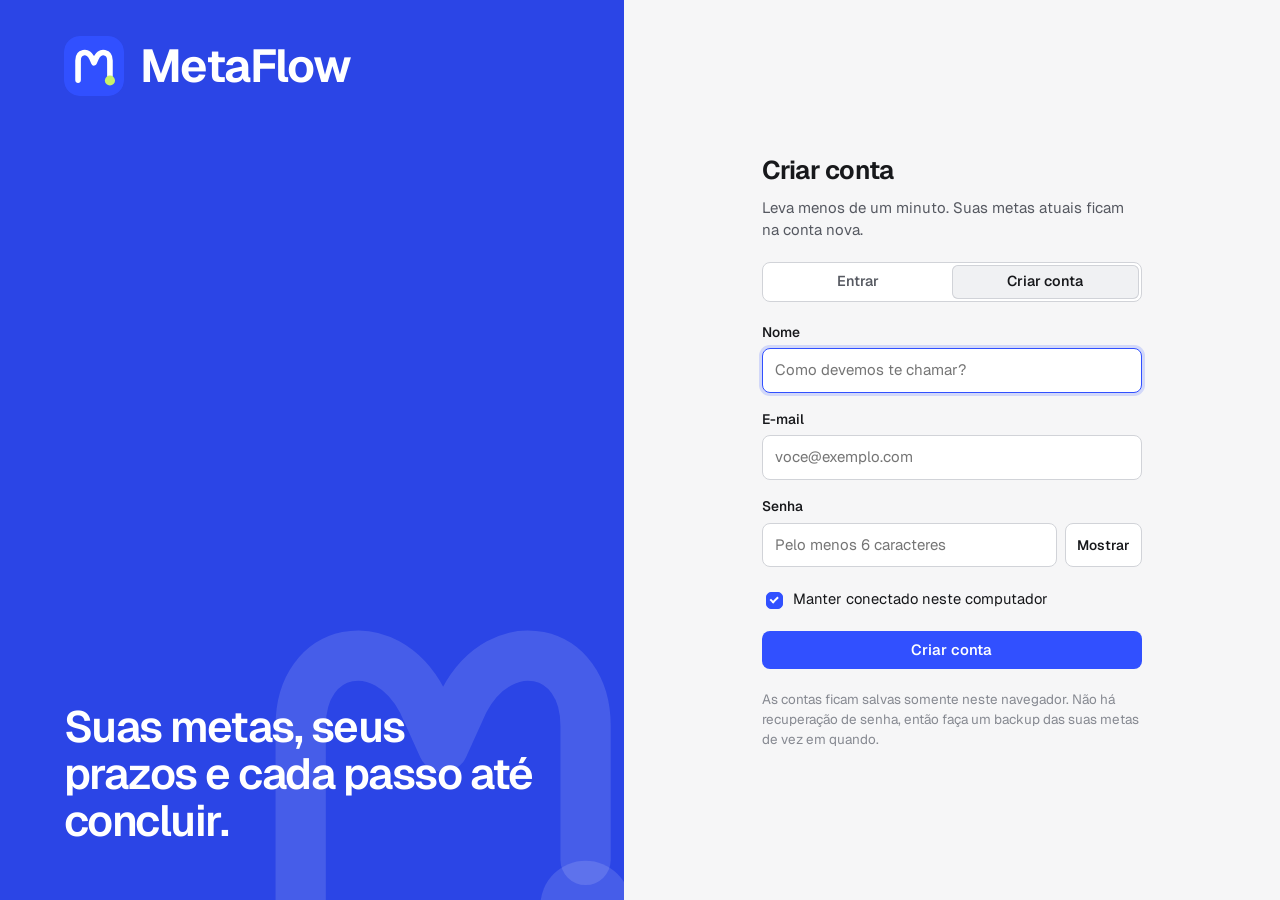
<file: index.html>
<!DOCTYPE html>
<html lang="pt-BR">
<head>
    <meta charset="UTF-8">
    <meta name="viewport" content="width=device-width, initial-scale=1">
    <title>MetaFlow</title>
    <meta name="description" content="Organize suas metas, subtarefas e prazos em um só lugar.">
    <meta name="theme-color" content="#3150ff">
    <link rel="icon" href="favicon.svg" type="image/svg+xml">
    <link rel="apple-touch-icon" href="icons/apple-touch-icon.png">
    <link rel="manifest" href="manifest.webmanifest">
    <link rel="preconnect" href="https://fonts.googleapis.com">
    <link rel="preconnect" href="https://fonts.gstatic.com" crossorigin>
    <link href="https://fonts.googleapis.com/css2?family=Geist:wght@400;500;600;700&display=swap" rel="stylesheet">
    <link rel="stylesheet" href="style.css">
    <link rel="stylesheet" href="auth.css">
    <link rel="stylesheet" href="extras.css">
    <script src="auth.js"></script>
    <script>
        // Sem sessão, volta para a tela de login antes de mostrar qualquer meta.
        if (!MetaAuth.requireLogin()) { document.documentElement.style.visibility = 'hidden'; }
    </script>
    <script>
        // Aplica o tema antes de pintar a página, para não piscar.
        (function () {
            try {
                var theme = localStorage.getItem('metaflow_theme');
                if (!theme) {
                    theme = localStorage.getItem('metaflow_darkmode') === 'true' ||
                        window.matchMedia('(prefers-color-scheme: dark)').matches ? 'dark' : 'light';
                }
                document.documentElement.dataset.theme = theme;
            } catch (e) {
                document.documentElement.dataset.theme = 'light';
            }
        })();
    </script>
</head>
<body>
    <a class="skip-link" href="#main">Pular para as metas</a>

    <div class="app">
        <!-- Barra lateral: navegação, filtros e dados -->
        <aside class="rail" aria-label="Navegação">
            <div class="brand">
                <img class="brand-mark" src="icons/logo.svg" alt="" width="34" height="34">
                <span class="brand-name">MetaFlow</span>
            </div>

            <button type="button" class="btn btn-dark btn-block" data-action="new">
                <span data-icon="plus"></span>
                Nova meta
                <kbd class="kbd" aria-hidden="true">N</kbd>
            </button>

            <nav class="nav" aria-label="Filtrar metas" id="statusNav">
                <button type="button" class="nav-item is-active" data-action="filter" data-filter="all">
                    <span class="nav-label"><span data-icon="list"></span>Todas</span><span class="count" data-count="all">0</span>
                </button>
                <button type="button" class="nav-item" data-action="filter" data-filter="pending">
                    <span class="nav-label"><span data-icon="circle"></span>Pendentes</span><span class="count" data-count="pending">0</span>
                </button>
                <button type="button" class="nav-item" data-action="filter" data-filter="progress">
                    <span class="nav-label"><span data-icon="half"></span>Em progresso</span><span class="count" data-count="progress">0</span>
                </button>
                <button type="button" class="nav-item" data-action="filter" data-filter="completed">
                    <span class="nav-label"><span data-icon="checkcircle"></span>Concluídas</span><span class="count" data-count="completed">0</span>
                </button>
                <button type="button" class="nav-item nav-item-alert" data-action="filter" data-filter="overdue">
                    <span class="nav-label"><span data-icon="clock"></span>Atrasadas</span><span class="count" data-count="overdue">0</span>
                </button>
                <button type="button" class="nav-item" data-action="filter" data-filter="high">
                    <span class="nav-label"><span data-icon="flag"></span>Alta prioridade</span><span class="count" data-count="high">0</span>
                </button>
            </nav>

            <div class="rail-block" id="categoryBlock" hidden>
                <h2 class="rail-title">Categorias</h2>
                <nav class="nav" id="categoryList" aria-label="Filtrar por categoria"></nav>
            </div>

            <div class="rail-block">
                <h2 class="rail-title">Ferramentas</h2>
                <nav class="nav" aria-label="Ferramentas">
                    <button type="button" class="nav-item" data-action="tool" data-tool="focus"><span class="nav-label"><span data-icon="timer"></span>Modo foco</span></button>
                    <button type="button" class="nav-item" data-action="tool" data-tool="habits"><span class="nav-label"><span data-icon="repeat"></span>Hábitos</span></button>
                    <button type="button" class="nav-item" data-action="tool" data-tool="stats"><span class="nav-label"><span data-icon="chart"></span>Estatísticas</span></button>
                    <button type="button" class="nav-item" data-action="tool" data-tool="achievements"><span class="nav-label"><span data-icon="trophy"></span>Conquistas</span></button>
                    <button type="button" class="nav-item" data-action="tool" data-tool="review"><span class="nav-label"><span data-icon="review"></span>Revisão da semana</span></button>
                    <button type="button" class="nav-item" data-action="tool" data-tool="settings"><span class="nav-label"><span data-icon="bell"></span>Lembretes e IA</span></button>
                </nav>
            </div>

            <div class="rail-foot">
                <div class="user-chip">
                    <strong id="userName"></strong>
                    <span id="userEmail"></span>
                    <em class="level-pill" id="userLevel" hidden></em>
                </div>
                <button type="button" class="rail-btn" data-action="theme" id="themeBtn" aria-label="Alternar entre tema claro e escuro">
                    <span data-icon="moon" id="themeIcon"></span>
                    <span id="themeLabel">Tema escuro</span>
                </button>
                <button type="button" class="rail-btn" data-action="export">
                    <span data-icon="download"></span>
                    Salvar backup
                </button>
                <button type="button" class="rail-btn" data-action="import">
                    <span data-icon="upload"></span>
                    Restaurar backup
                </button>
                <button type="button" class="rail-btn" data-action="logout">
                    <span data-icon="logout"></span>
                    Sair
                </button>
                <button type="button" class="rail-btn" id="installBtn" data-tools="install" hidden>
                    <span data-icon="download"></span>
                    Instalar app
                </button>
                <input type="file" id="importInput" accept="application/json,.json" hidden>
            </div>
        </aside>

        <main class="main" id="main">
            <!-- Resumo: o que importa agora + progresso + ritmo da semana -->
            <header class="hero">
                <div class="hero-text">
                    <p class="hero-date" id="heroDate"></p>
                    <h1 class="hero-title" id="heroTitle">Carregando suas metas</h1>
                    <p class="hero-sub" id="heroSub"></p>
                </div>

                <div class="hero-viz">
                    <div class="ring" role="img" id="ring" aria-label="Progresso geral">
                        <svg viewBox="0 0 120 120" aria-hidden="true">
                            <circle class="ring-track" cx="60" cy="60" r="50"></circle>
                            <circle class="ring-fill" id="ringFill" cx="60" cy="60" r="50"></circle>
                        </svg>
                        <div class="ring-label">
                            <strong id="ringValue">0%</strong>
                            <span>geral</span>
                        </div>
                    </div>
                    <div class="flow">
                        <div id="flowChart" class="flow-chart"></div>
                        <p class="flow-caption" id="streakText"></p>
                    </div>
                </div>
            </header>

            <!-- Metas fixadas para hoje -->
            <section class="focus" aria-labelledby="focusTitle">
                <div class="section-head">
                    <h2 id="focusTitle">Foco do dia</h2>
                    <p>Fixe até 3 metas com a estrela para mantê-las aqui.</p>
                </div>
                <div class="focus-list" id="focusList"></div>
            </section>

            <!-- Busca, ordem e modo de exibição -->
            <section class="toolbar" aria-label="Buscar e organizar">
                <label class="search">
                    <span data-icon="search"></span>
                    <span class="sr-only">Buscar metas</span>
                    <input type="search" id="searchInput" placeholder="Buscar por título, categoria ou subtarefa" autocomplete="off">
                    <kbd class="kbd" aria-hidden="true">/</kbd>
                </label>

                <label class="select-wrap">
                    <span class="sr-only">Ordenar por</span>
                    <select id="sortSelect">
                        <option value="deadline">Ordenar por prazo</option>
                        <option value="priority">Ordenar por prioridade</option>
                        <option value="recent">Ordenar por mais recentes</option>
                    </select>
                </label>

                <div class="segmented" role="group" aria-label="Modo de exibição">
                    <button type="button" class="seg-btn is-active" data-action="view" data-view="list" aria-pressed="true">
                        <span data-icon="list"></span>Lista
                    </button>
                    <button type="button" class="seg-btn" data-action="view" data-view="board" aria-pressed="false">
                        <span data-icon="board"></span>Quadro
                    </button>
                    <button type="button" class="seg-btn" data-action="view" data-view="calendar" aria-pressed="false">
                        <span data-icon="calendar"></span>Calendário
                    </button>
                </div>
            </section>

            <!-- Metas -->
            <section class="goals" aria-label="Metas">
                <div class="goals-list" id="goalsContainer"></div>

                <div class="board" id="boardContainer" hidden>
                    <div class="board-col" data-status="pending">
                        <h3 class="board-head">Pendentes <span class="count" id="boardCountPending">0</span></h3>
                        <div class="board-drop" id="boardPending"></div>
                    </div>
                    <div class="board-col" data-status="progress">
                        <h3 class="board-head">Em progresso <span class="count" id="boardCountProgress">0</span></h3>
                        <div class="board-drop" id="boardProgress"></div>
                    </div>
                    <div class="board-col" data-status="completed">
                        <h3 class="board-head">Concluídas <span class="count" id="boardCountCompleted">0</span></h3>
                        <div class="board-drop" id="boardCompleted"></div>
                    </div>
                </div>

                <div class="calendar" id="calendarContainer" hidden></div>

                <div class="empty" id="emptyState" hidden></div>
            </section>
        </main>
    </div>

    <!-- Cadastro e edição de meta -->
    <dialog class="dialog" id="goalDialog" aria-labelledby="dialogTitle">
        <form id="goalForm" novalidate>
            <div class="dialog-head">
                <h2 id="dialogTitle">Nova meta</h2>
                <button type="button" class="icon-btn" data-action="close-dialog" aria-label="Fechar">
                    <span data-icon="x"></span>
                </button>
            </div>

            <div class="dialog-body">
                <div class="field">
                    <label for="goalTitle">Título</label>
                    <input type="text" id="goalTitle" maxlength="120" required placeholder="Ex.: Terminar o curso de Java" autocomplete="off">
                    <p class="field-error" id="titleError" hidden>Dê um título para a meta.</p>
                </div>

                <div class="field">
                    <label for="goalDescription">Descrição <span class="optional">(opcional)</span></label>
                    <textarea id="goalDescription" rows="3" maxlength="500" placeholder="O que significa concluir esta meta?"></textarea>
                </div>

                <div class="field-row">
                    <div class="field">
                        <label for="goalDeadline">Prazo</label>
                        <input type="date" id="goalDeadline" required>
                        <p class="field-error" id="deadlineError" hidden></p>
                    </div>
                    <div class="field">
                        <label for="goalCategory">Categoria</label>
                        <input type="text" id="goalCategory" list="categoryOptions" maxlength="30" placeholder="Geral" autocomplete="off">
                        <datalist id="categoryOptions"></datalist>
                    </div>
                </div>

                <div class="field-row">
                    <fieldset class="field">
                        <legend>Prioridade</legend>
                        <div class="pills">
                            <label class="pill"><input type="radio" name="priority" value="low"><span>Baixa</span></label>
                            <label class="pill"><input type="radio" name="priority" value="medium" checked><span>Média</span></label>
                            <label class="pill"><input type="radio" name="priority" value="high"><span>Alta</span></label>
                        </div>
                    </fieldset>
                    <div class="field">
                        <label for="goalStatus">Situação</label>
                        <select id="goalStatus">
                            <option value="pending">Pendente</option>
                            <option value="progress">Em progresso</option>
                            <option value="completed">Concluída</option>
                        </select>
                    </div>
                </div>

                <div class="field-row">
                    <div class="field">
                        <label for="goalRecurrence">Repetição</label>
                        <select id="goalRecurrence">
                            <option value="">Não repete</option>
                            <option value="daily">Todo dia</option>
                            <option value="weekly">Toda semana</option>
                            <option value="monthly">Todo mês</option>
                        </select>
                    </div>
                    <div class="field">
                        <label for="goalParent">Dentro de</label>
                        <select id="goalParent"></select>
                    </div>
                </div>

                <div class="field">
                    <label for="goalTags">Etiquetas <span class="optional">(separe por vírgula)</span></label>
                    <input type="text" id="goalTags" maxlength="120" placeholder="estudo, urgente, casa" autocomplete="off">
                </div>

                <div class="field">
                    <div class="field-head">
                        <span class="label">Subtarefas</span>
                        <span class="field-actions">
                            <button type="button" class="btn btn-ghost btn-sm" data-tools="ai-suggest" id="aiBtn">Sugerir com IA</button>
                            <button type="button" class="btn btn-ghost btn-sm" data-action="add-subtask-row">
                                <span data-icon="plus"></span>Adicionar
                            </button>
                        </span>
                    </div>
                    <div class="subtask-rows" id="subtaskRows"></div>
                </div>

                <div class="field">
                    <label for="goalNotes">Notas <span class="optional">(opcional)</span></label>
                    <textarea id="goalNotes" rows="3" maxlength="2000" placeholder="Ideias, contexto, o que não esquecer"></textarea>
                </div>

                <div class="field">
                    <label for="goalLinks">Links <span class="optional">(um por linha)</span></label>
                    <textarea id="goalLinks" rows="2" maxlength="1500" placeholder="https://..."></textarea>
                </div>
            </div>

            <div class="dialog-foot">
                <button type="button" class="btn btn-ghost" data-action="close-dialog">Cancelar</button>
                <button type="submit" class="btn btn-primary" id="saveBtn">Salvar meta</button>
            </div>
        </form>
    </dialog>

    <!-- Ferramentas: foco, hábitos, estatísticas, conquistas, revisão e ajustes -->
    <dialog class="dialog tools-dialog" id="toolsDialog" aria-labelledby="toolsTitle">
        <div class="dialog-head">
            <h2 id="toolsTitle">Ferramentas</h2>
            <button type="button" class="icon-btn" data-tools="close" aria-label="Fechar">
                <span data-icon="x"></span>
            </button>
        </div>
        <div class="tools-tabs" role="tablist" aria-label="Ferramentas" id="toolsTabs"></div>
        <div class="tools-body" id="toolsBody"></div>
    </dialog>

    <div class="focus-chip" id="focusChip" hidden>
        <button type="button" data-tools="chip" aria-label="Abrir modo foco">
            <span class="focus-chip-time" id="focusChipTime">25:00</span>
            <span class="focus-chip-label" id="focusChipLabel">Foco</span>
        </button>
    </div>

    <div class="toasts" id="toasts" popover="manual" role="status" aria-live="polite"></div>
    <canvas class="confetti" id="confetti" aria-hidden="true"></canvas>

    <script src="script.js"></script>
    <script src="extras.js"></script>
    <script>
        if ('serviceWorker' in navigator && /^https?:$/.test(location.protocol)) {
            navigator.serviceWorker.register('sw.js').catch(function () { /* sem offline */ });
        }
    </script>
</body>
</html>
</file>
<file: style.css>
/* ==========================================================================
   MetaFlow — interface calma e densa, feita para ser usada todo dia.
   Neutros frios, linhas finas no lugar de sombras, um único azul de ação.
   Cor de status só quando há informação: vermelho (atrasada), âmbar (perto),
   verde (concluída).
   ========================================================================== */

:root,
:root[data-theme="light"] {
    --bg: #f6f6f7;
    --surface: #ffffff;
    --surface-2: #f0f1f3;
    --ink: #17181b;
    --ink-2: #565961;
    --ink-3: #868991;
    --line: #e4e5e8;
    --line-strong: #d1d3d8;

    --brand: #3150ff;
    --brand-ink: #ffffff;
    --brand-soft: #edf0ff;

    --done: #1c8a4a;
    --done-soft: #e7f5ec;
    --late: #cf3a2f;
    --late-soft: #fcebea;
    --soon: #a15c00;
    --soon-soft: #fbf0dc;

    --prio-high: #e5484d;
    --prio-medium: #e6a117;
    --prio-low: #a3a7ae;

    --inverse: #17181b;
    --inverse-ink: #f4f4f5;
    --inverse-ink-2: #a4a7ae;

    --lime: #c8f169;
    --shadow: none;
    --shadow-lift: 0 1px 2px rgba(10, 12, 20, 0.06), 0 12px 32px rgba(10, 12, 20, 0.14);
    --radius: 12px;
    --radius-sm: 8px;
    --font-display: 'Geist', 'Inter', 'Segoe UI', system-ui, -apple-system, sans-serif;
    --font-body: 'Geist', 'Inter', 'Segoe UI', system-ui, -apple-system, sans-serif;
    color-scheme: light;
}

:root[data-theme="dark"] {
    --bg: #0e0f11;
    --surface: #151619;
    --surface-2: #1c1d21;
    --ink: #ececee;
    --ink-2: #a5a8af;
    --ink-3: #6e717a;
    --line: #26282d;
    --line-strong: #373a41;

    --brand: #8393ff;
    --brand-ink: #0e0f11;
    --brand-soft: #1b2040;

    --done: #5fcb8b;
    --done-soft: #142a1e;
    --late: #ff7b72;
    --late-soft: #2d1816;
    --soon: #e8b04a;
    --soon-soft: #2b2212;

    --prio-high: #ff6369;
    --prio-medium: #e8b04a;
    --prio-low: #5c5f67;

    --inverse: #ececee;
    --inverse-ink: #0e0f11;
    --inverse-ink-2: #55585f;

    --shadow-lift: 0 1px 2px rgba(0, 0, 0, 0.4), 0 14px 36px rgba(0, 0, 0, 0.55);
    color-scheme: dark;
}

*,
*::before,
*::after {
    box-sizing: border-box;
}

html {
    -webkit-text-size-adjust: 100%;
}

body {
    margin: 0;
    font-family: var(--font-body);
    font-size: 15px;
    line-height: 1.5;
    color: var(--ink);
    background: var(--bg);
    min-height: 100vh;
    -webkit-font-smoothing: antialiased;
    font-feature-settings: 'tnum' 1, 'cv11' 1;
}

h1, h2, h3, p {
    margin: 0;
}

button,
input,
select,
textarea {
    font: inherit;
    color: inherit;
}

button {
    cursor: pointer;
}

[hidden] {
    display: none !important;
}

:focus-visible {
    outline: 2px solid var(--brand);
    outline-offset: 2px;
}

.sr-only {
    position: absolute;
    width: 1px;
    height: 1px;
    margin: -1px;
    overflow: hidden;
    clip: rect(0 0 0 0);
    white-space: nowrap;
}

.skip-link {
    position: absolute;
    left: 12px;
    top: -60px;
    z-index: 100;
    padding: 8px 14px;
    border-radius: var(--radius-sm);
    background: var(--brand);
    color: var(--brand-ink);
    text-decoration: none;
}
.skip-link:focus {
    top: 12px;
}

svg[data-icon-svg] {
    width: 1.15em;
    height: 1.15em;
    flex: none;
}

/* ---------- Estrutura ---------- */

.app {
    display: grid;
    grid-template-columns: 252px minmax(0, 1fr);
    min-height: 100vh;
}

/* ---------- Menu lateral ---------- */

.rail {
    position: sticky;
    top: 0;
    height: 100vh;
    overflow-y: auto;
    display: flex;
    flex-direction: column;
    gap: 20px;
    padding: 18px 12px 14px;
    border-right: 1px solid var(--line);
    background: var(--bg);
    scrollbar-width: thin;
}

.brand {
    display: flex;
    align-items: center;
    gap: 9px;
    padding: 2px 8px 0;
}
.brand-mark {
    width: 28px;
    height: 28px;
    border-radius: 8px;
}
.brand-name {
    font-weight: 650;
    font-size: 1.05rem;
    letter-spacing: -0.02em;
}

.nav {
    display: flex;
    flex-direction: column;
    gap: 1px;
}
.nav-item {
    display: flex;
    align-items: center;
    justify-content: space-between;
    gap: 10px;
    width: 100%;
    padding: 7px 10px;
    border: 0;
    border-radius: 7px;
    background: transparent;
    color: var(--ink-2);
    text-align: left;
    font-size: 0.93rem;
    font-weight: 500;
    transition: background 0.12s, color 0.12s;
}
.nav-item:hover {
    background: var(--surface-2);
    color: var(--ink);
}
.nav-item.is-active {
    background: var(--surface-2);
    color: var(--ink);
}
.nav-item.is-active svg[data-icon-svg] {
    color: var(--brand);
}
.nav-label {
    display: flex;
    align-items: center;
    gap: 10px;
    min-width: 0;
}
.nav-label svg[data-icon-svg] {
    color: var(--ink-3);
}
.nav-item .count {
    min-width: 0;
    padding: 0;
    background: transparent;
    color: var(--ink-3);
    font-size: 0.82rem;
    font-weight: 500;
}
.nav-item-alert .count.has-items {
    color: var(--late);
    font-weight: 600;
}
.nav-item .cat-name {
    flex: 1;
    min-width: 0;
    overflow: hidden;
    text-overflow: ellipsis;
    white-space: nowrap;
    display: flex;
    align-items: center;
    gap: 10px;
}
.nav-item .cat-dot {
    width: 8px;
    height: 8px;
    margin: 0 3px;
    border-radius: 50%;
    background: hsl(var(--h, 220) 65% 55%);
    flex: none;
}

.rail-title {
    padding: 0 10px 6px;
    font-size: 0.8rem;
    font-weight: 500;
    color: var(--ink-3);
}

.rail-foot {
    margin-top: auto;
    display: flex;
    flex-direction: column;
    gap: 1px;
    padding-top: 12px;
    border-top: 1px solid var(--line);
}
.rail-btn {
    display: flex;
    align-items: center;
    gap: 10px;
    padding: 7px 10px;
    border: 0;
    border-radius: 7px;
    background: transparent;
    color: var(--ink-2);
    text-align: left;
    font-size: 0.93rem;
    font-weight: 500;
}
.rail-btn:hover {
    background: var(--surface-2);
    color: var(--ink);
}

/* ---------- Botões ---------- */

.btn {
    display: inline-flex;
    align-items: center;
    justify-content: center;
    gap: 8px;
    padding: 9px 16px;
    border: 1px solid transparent;
    border-radius: var(--radius-sm);
    font-weight: 550;
    font-size: 0.93rem;
    line-height: 1.2;
    transition: background 0.12s, border-color 0.12s, color 0.12s;
}
.btn:active {
    transform: translateY(1px);
}
.btn-block {
    width: 100%;
}
.btn-sm {
    padding: 5px 11px;
    font-size: 0.86rem;
}
.btn-primary {
    background: var(--brand);
    color: var(--brand-ink);
}
.btn-primary:hover {
    background: color-mix(in srgb, var(--brand) 88%, #000);
}
.btn-dark {
    background: var(--ink);
    color: var(--bg);
}
.btn-dark:hover {
    background: color-mix(in srgb, var(--ink) 86%, var(--bg));
}
.btn-ghost {
    background: var(--surface);
    color: var(--ink);
    border-color: var(--line-strong);
}
.btn-ghost:hover {
    background: var(--surface-2);
}
.btn-done {
    background: transparent;
    color: var(--done);
    border-color: color-mix(in srgb, var(--done) 40%, var(--line));
}
.btn-done:hover {
    background: var(--done-soft);
}

.kbd {
    margin-left: auto;
    padding: 0 6px;
    border-radius: 5px;
    border: 1px solid currentColor;
    font-family: var(--font-body);
    font-size: 0.72rem;
    font-weight: 500;
    line-height: 1.5;
    opacity: 0.5;
}

.icon-btn {
    display: inline-grid;
    place-items: center;
    width: 30px;
    height: 30px;
    padding: 0;
    border: 0;
    border-radius: 7px;
    background: transparent;
    color: var(--ink-3);
    transition: background 0.12s, color 0.12s;
}
.icon-btn:hover {
    background: var(--surface-2);
    color: var(--ink);
}
.icon-btn-danger:hover {
    background: var(--late-soft);
    color: var(--late);
}
.icon-btn.is-on {
    color: #d99a00;
}
.icon-btn.is-on svg path {
    fill: currentColor;
}

/* ---------- Conteúdo ---------- */

.main {
    padding: 40px clamp(20px, 4vw, 56px) 80px;
    display: flex;
    flex-direction: column;
    gap: 40px;
    min-width: 0;
}
.main > * {
    width: 100%;
    max-width: 1080px;
    margin-inline: auto;
}

/* Resumo */

.hero {
    display: grid;
    grid-template-columns: minmax(0, 1fr) auto;
    align-items: center;
    gap: 40px;
}
.hero-text {
    display: flex;
    flex-direction: column;
    gap: 6px;
}
.hero-title {
    font-weight: 650;
    font-size: clamp(1.6rem, 2.6vw, 2.15rem);
    line-height: 1.12;
    letter-spacing: -0.03em;
    max-width: 22ch;
}
.hero-sub {
    color: var(--ink-2);
    max-width: 52ch;
}
.hero-date {
    order: 3;
    margin-top: 4px;
    color: var(--ink-3);
    font-size: 0.86rem;
    text-transform: capitalize;
}
.hero-viz {
    display: flex;
    align-items: center;
    gap: 28px;
    padding-left: 32px;
    border-left: 1px solid var(--line);
}

.ring {
    position: relative;
    width: 92px;
    height: 92px;
    flex: none;
}
.ring svg {
    width: 100%;
    height: 100%;
    transform: rotate(-90deg);
}
.ring circle {
    fill: none;
    stroke-width: 7;
}
.ring-track {
    stroke: var(--surface-2);
}
.ring-fill {
    stroke: var(--brand);
    stroke-linecap: round;
    stroke-dasharray: 314.16;
    stroke-dashoffset: 314.16;
    transition: stroke-dashoffset 0.9s cubic-bezier(0.2, 0.7, 0.2, 1);
}
.ring-label {
    position: absolute;
    inset: 0;
    display: flex;
    flex-direction: column;
    align-items: center;
    justify-content: center;
}
.ring-label strong {
    font-size: 1.35rem;
    font-weight: 650;
    letter-spacing: -0.03em;
    line-height: 1;
}
.ring-label span {
    margin-top: 3px;
    font-size: 0.74rem;
    color: var(--ink-3);
}

.flow {
    width: 232px;
}
.flow-chart svg {
    display: block;
    width: 100%;
    height: auto;
    overflow: visible;
}
.flow-line {
    fill: none;
    stroke: var(--brand);
    stroke-width: 2;
    stroke-linecap: round;
    stroke-linejoin: round;
    stroke-dasharray: 1;
    stroke-dashoffset: 1;
    animation: draw-line 1.1s 0.1s cubic-bezier(0.2, 0.7, 0.2, 1) forwards;
}
.flow-area {
    stroke: none;
    opacity: 0.08;
    fill: var(--brand);
}
.flow-dot {
    fill: var(--surface);
    stroke: var(--brand);
    stroke-width: 1.5;
}
.flow-dot.is-today {
    fill: var(--brand);
}
.flow-day {
    fill: var(--ink-3);
    font-size: 10px;
    font-family: var(--font-body);
    text-anchor: middle;
}
.flow-caption {
    margin-top: 6px;
    font-size: 0.82rem;
    color: var(--ink-3);
}

@keyframes draw-line {
    to { stroke-dashoffset: 0; }
}

/* Cabeçalhos de seção */

.section-head {
    display: flex;
    align-items: baseline;
    gap: 12px;
    margin-bottom: 12px;
    flex-wrap: wrap;
}
.section-head h2 {
    font-size: 1rem;
    font-weight: 650;
    letter-spacing: -0.01em;
}
.section-head p {
    color: var(--ink-3);
    font-size: 0.86rem;
}

/* Foco do dia */

.focus-list {
    display: grid;
    grid-template-columns: repeat(auto-fill, minmax(260px, 1fr));
    gap: 12px;
}
.focus-empty {
    grid-column: 1 / -1;
    padding: 16px 18px;
    border: 1px dashed var(--line-strong);
    border-radius: var(--radius);
    color: var(--ink-3);
    font-size: 0.92rem;
}

/* Barra de ferramentas */

.toolbar {
    display: flex;
    flex-wrap: wrap;
    gap: 10px;
    align-items: center;
    margin-bottom: -16px;
}
.search {
    flex: 1 1 260px;
    display: flex;
    align-items: center;
    gap: 9px;
    padding: 0 12px;
    border: 1px solid var(--line-strong);
    border-radius: var(--radius-sm);
    background: var(--surface);
    color: var(--ink-3);
}
.search:focus-within {
    border-color: var(--brand);
    box-shadow: 0 0 0 3px color-mix(in srgb, var(--brand) 18%, transparent);
}
.search input {
    flex: 1;
    min-width: 0;
    padding: 9px 0;
    border: 0;
    outline: 0;
    background: transparent;
    color: var(--ink);
}
.search input::placeholder {
    color: var(--ink-3);
}
.search input::-webkit-search-cancel-button {
    cursor: pointer;
}

.select-wrap select {
    padding: 9px 34px 9px 12px;
    border: 1px solid var(--line-strong);
    border-radius: var(--radius-sm);
    background-color: var(--surface);
    appearance: none;
    background-image: url("data:image/svg+xml,%3Csvg xmlns='http://www.w3.org/2000/svg' width='12' height='8' viewBox='0 0 12 8'%3E%3Cpath d='M1 1.5l5 5 5-5' fill='none' stroke='%23868991' stroke-width='1.8' stroke-linecap='round' stroke-linejoin='round'/%3E%3C/svg%3E");
    background-repeat: no-repeat;
    background-position: right 12px center;
}

.segmented {
    display: inline-flex;
    padding: 2px;
    border: 1px solid var(--line-strong);
    border-radius: var(--radius-sm);
    background: var(--surface);
}
.seg-btn {
    display: inline-flex;
    align-items: center;
    gap: 7px;
    padding: 6px 12px;
    border: 0;
    border-radius: 6px;
    background: transparent;
    color: var(--ink-2);
    font-size: 0.9rem;
    font-weight: 550;
}
.seg-btn:hover {
    color: var(--ink);
}
.seg-btn.is-active {
    background: var(--surface-2);
    color: var(--ink);
    box-shadow: inset 0 0 0 1px var(--line-strong);
}

/* ---------- Cartões de meta ---------- */

.goals-list {
    display: grid;
    grid-template-columns: repeat(auto-fill, minmax(330px, 1fr));
    gap: 14px;
    align-items: start;
}

.card {
    position: relative;
    display: flex;
    flex-direction: column;
    gap: 11px;
    padding: 16px 16px 14px;
    border: 1px solid var(--line);
    border-radius: var(--radius);
    background: var(--surface);
    transition: border-color 0.15s;
}
.card:hover {
    border-color: var(--line-strong);
}
.card.st-completed {
    background: transparent;
}
.card.st-completed .card-title {
    color: var(--ink-3);
    text-decoration: line-through;
    text-decoration-thickness: 1px;
}
.card.st-completed .meter span {
    background: var(--done);
}

.card-top {
    display: flex;
    align-items: center;
    justify-content: space-between;
    gap: 8px;
    min-height: 26px;
}
.chip {
    display: inline-flex;
    align-items: center;
    gap: 7px;
    font-size: 0.82rem;
    font-weight: 500;
}
.chip-cat {
    padding: 0;
    background: transparent;
    color: var(--ink-2);
    max-width: 60%;
    overflow: hidden;
    text-overflow: ellipsis;
    white-space: nowrap;
}
.chip-cat::before {
    content: '';
    width: 8px;
    height: 8px;
    border-radius: 50%;
    background: hsl(var(--h, 220) 65% 55%);
    flex: none;
}
.card-tools {
    display: flex;
    gap: 0;
    margin-right: -6px;
    opacity: 0.55;
    transition: opacity 0.12s;
}
.card:hover .card-tools,
.card:focus-within .card-tools {
    opacity: 1;
}
@media (hover: none) {
    .card-tools { opacity: 1; }
}

.card-title {
    font-size: 1.06rem;
    font-weight: 600;
    line-height: 1.3;
    letter-spacing: -0.015em;
    overflow-wrap: anywhere;
}
.card-desc {
    color: var(--ink-2);
    font-size: 0.9rem;
    display: -webkit-box;
    -webkit-line-clamp: 3;
    -webkit-box-orient: vertical;
    overflow: hidden;
}

.card-meta {
    display: flex;
    flex-wrap: wrap;
    align-items: center;
    gap: 6px 14px;
    font-size: 0.84rem;
    color: var(--ink-3);
}
.due {
    display: inline-flex;
    align-items: center;
    gap: 6px;
    padding: 1px 8px 1px 6px;
    border-radius: 6px;
    background: var(--surface-2);
    color: var(--ink-2);
    font-weight: 550;
}
.due.is-late { background: var(--late-soft); color: var(--late); }
.due.is-soon { background: var(--soon-soft); color: var(--soon); }
.due.is-done { background: var(--done-soft); color: var(--done); }
.prio-tag {
    color: var(--ink-3);
}
.prio-label {
    display: inline-flex;
    align-items: center;
    gap: 6px;
}
.prio-label::before {
    content: '';
    width: 7px;
    height: 7px;
    border-radius: 50%;
    background: var(--prio-medium);
}
.card.prio-high .prio-label::before { background: var(--prio-high); }
.card.prio-low .prio-label::before { background: var(--prio-low); }

.meter {
    height: 4px;
    border-radius: 99px;
    background: var(--surface-2);
    overflow: hidden;
}
.meter span {
    display: block;
    height: 100%;
    border-radius: 99px;
    background: var(--brand);
    transition: width 0.4s cubic-bezier(0.2, 0.7, 0.2, 1);
}
.meter-label {
    display: flex;
    justify-content: space-between;
    margin-top: -5px;
    font-size: 0.8rem;
    color: var(--ink-3);
}
.meter-label strong {
    color: var(--ink-2);
    font-weight: 550;
}

/* Subtarefas */

.subtasks {
    border-top: 1px solid var(--line);
    padding-top: 9px;
}
.subtasks summary {
    display: flex;
    align-items: center;
    gap: 8px;
    cursor: pointer;
    font-weight: 550;
    font-size: 0.88rem;
    color: var(--ink-2);
    list-style: none;
    user-select: none;
}
.subtasks summary::-webkit-details-marker { display: none; }
.subtasks summary::before {
    content: '';
    width: 6px;
    height: 6px;
    border-right: 1.5px solid currentColor;
    border-bottom: 1.5px solid currentColor;
    transform: rotate(-45deg);
    transition: transform 0.15s;
}
.subtasks[open] summary::before {
    transform: rotate(45deg);
}
.subtasks summary span {
    margin-left: auto;
    color: var(--ink-3);
    font-weight: 500;
}
.subtasks ul {
    list-style: none;
    margin: 8px 0 4px;
    padding: 0;
    display: flex;
    flex-direction: column;
    gap: 1px;
}

.check {
    display: flex;
    align-items: flex-start;
    gap: 10px;
    padding: 5px 4px;
    border-radius: 6px;
    cursor: pointer;
}
.check:hover {
    background: var(--surface-2);
}
.check input {
    position: absolute;
    opacity: 0;
    width: 0;
    height: 0;
}
.check-box {
    width: 17px;
    height: 17px;
    margin-top: 2px;
    flex: none;
    border: 1.5px solid var(--line-strong);
    border-radius: 5px;
    background: var(--surface);
    display: grid;
    place-items: center;
    transition: background 0.12s, border-color 0.12s;
}
.check-box::after {
    content: '';
    width: 8px;
    height: 4.5px;
    border-left: 2px solid var(--brand-ink);
    border-bottom: 2px solid var(--brand-ink);
    transform: rotate(-45deg) translate(1px, -1px) scale(0);
    transition: transform 0.12s;
}
.check input:checked + .check-box {
    background: var(--brand);
    border-color: var(--brand);
}
.check input:checked + .check-box::after {
    transform: rotate(-45deg) translate(1px, -1px) scale(1);
}
.check input:focus-visible + .check-box {
    outline: 2px solid var(--brand);
    outline-offset: 2px;
}
.check-text {
    font-size: 0.92rem;
    overflow-wrap: anywhere;
}
.check input:checked ~ .check-text {
    color: var(--ink-3);
    text-decoration: line-through;
}

.subtask-add {
    display: flex;
    gap: 8px;
    margin-top: 8px;
}
.subtask-add input {
    flex: 1;
    min-width: 0;
    padding: 6px 10px;
    border: 1px solid var(--line-strong);
    border-radius: var(--radius-sm);
    background: var(--surface);
    font-size: 0.9rem;
}
.subtask-add input:focus {
    outline: 0;
    border-color: var(--brand);
}

.card-foot {
    display: flex;
    flex-wrap: wrap;
    gap: 8px;
    padding-top: 2px;
}

/* Cartão compacto (foco do dia e quadro) */

.card.is-compact {
    gap: 8px;
    padding: 12px 12px 11px 14px;
}
.card.is-compact .card-title {
    font-size: 0.98rem;
}
.card.is-compact[draggable="true"] {
    cursor: grab;
}
.card.is-compact.is-dragging {
    opacity: 0.4;
}

/* ---------- Quadro ---------- */

.board {
    display: grid;
    grid-template-columns: repeat(3, minmax(0, 1fr));
    gap: 16px;
    align-items: start;
}
.board-col {
    padding: 0;
}
.board-head {
    display: flex;
    align-items: center;
    gap: 8px;
    margin-bottom: 10px;
    padding: 0 2px;
    font-size: 0.92rem;
    font-weight: 600;
}
.count {
    color: var(--ink-3);
    font-size: 0.84rem;
    font-weight: 500;
}
.board-drop {
    display: flex;
    flex-direction: column;
    gap: 10px;
    min-height: 120px;
    padding: 8px;
    border-radius: var(--radius);
    background: var(--surface-2);
    transition: background 0.12s, box-shadow 0.12s;
}
.board-drop.is-over {
    background: var(--brand-soft);
    box-shadow: inset 0 0 0 1.5px var(--brand);
}
.board-empty {
    padding: 22px 10px;
    text-align: center;
    color: var(--ink-3);
    font-size: 0.88rem;
}

/* ---------- Estado vazio ---------- */

.empty {
    max-width: 420px;
    margin: 40px auto;
    text-align: center;
}
.empty h2 {
    font-size: 1.25rem;
    font-weight: 650;
    letter-spacing: -0.02em;
}
.empty p {
    margin: 6px 0 18px;
    color: var(--ink-2);
}

/* ---------- Janelas ---------- */

.dialog {
    width: min(600px, calc(100vw - 24px));
    max-height: calc(100vh - 24px);
    padding: 0;
    border: 1px solid var(--line);
    border-radius: 16px;
    background: var(--surface);
    color: var(--ink);
    box-shadow: var(--shadow-lift);
}
.dialog::backdrop {
    background: rgba(10, 12, 18, 0.45);
}
.dialog form {
    display: flex;
    flex-direction: column;
    max-height: calc(100vh - 24px);
}
.dialog-head,
.dialog-foot {
    display: flex;
    align-items: center;
    justify-content: space-between;
    gap: 12px;
    padding: 14px 20px;
}
.dialog-head {
    border-bottom: 1px solid var(--line);
}
.dialog-head h2 {
    font-size: 1.05rem;
    font-weight: 650;
    letter-spacing: -0.015em;
}
.dialog-foot {
    justify-content: flex-end;
    border-top: 1px solid var(--line);
}
.dialog-body {
    display: flex;
    flex-direction: column;
    gap: 16px;
    padding: 20px;
    overflow-y: auto;
}

.field {
    display: flex;
    flex-direction: column;
    gap: 6px;
    min-width: 0;
    margin: 0;
    padding: 0;
    border: 0;
}
.field label,
.field legend,
.field .label {
    padding: 0;
    font-weight: 550;
    font-size: 0.86rem;
}
.optional {
    color: var(--ink-3);
    font-weight: 400;
}
.field input[type="text"],
.field input[type="date"],
.field textarea,
.field select {
    width: 100%;
    padding: 9px 11px;
    border: 1px solid var(--line-strong);
    border-radius: var(--radius-sm);
    background: var(--surface);
}
.field textarea {
    resize: vertical;
}
.field input:focus,
.field textarea:focus,
.field select:focus {
    outline: 0;
    border-color: var(--brand);
    box-shadow: 0 0 0 3px color-mix(in srgb, var(--brand) 18%, transparent);
}
.field .is-invalid {
    border-color: var(--late);
}
.field-error {
    color: var(--late);
    font-size: 0.84rem;
}
.field-row {
    display: grid;
    grid-template-columns: 1fr 1fr;
    gap: 14px;
}
.field-head {
    display: flex;
    align-items: center;
    justify-content: space-between;
}

.pills {
    display: flex;
    gap: 6px;
}
.pill {
    flex: 1;
    position: relative;
}
.pill input {
    position: absolute;
    opacity: 0;
    inset: 0;
    cursor: pointer;
}
.pill span {
    display: block;
    padding: 8px 6px;
    border: 1px solid var(--line-strong);
    border-radius: var(--radius-sm);
    background: var(--surface);
    text-align: center;
    font-weight: 550;
    font-size: 0.88rem;
}
.pill input:checked + span {
    border-color: var(--brand);
    background: var(--brand-soft);
    color: var(--brand);
}
.pill input:focus-visible + span {
    outline: 2px solid var(--brand);
    outline-offset: 2px;
}

.subtask-rows {
    display: flex;
    flex-direction: column;
    gap: 8px;
}
.subtask-row {
    display: flex;
    gap: 8px;
}
.subtask-row input {
    flex: 1;
    min-width: 0;
    padding: 8px 11px;
    border: 1px solid var(--line-strong);
    border-radius: var(--radius-sm);
    background: var(--surface);
}
.subtask-row input:focus {
    outline: 0;
    border-color: var(--brand);
}

/* ---------- Avisos ---------- */

.toasts {
    position: fixed;
    right: 20px;
    bottom: 20px;
    z-index: 200;
    display: flex;
    flex-direction: column;
    gap: 8px;
    align-items: flex-end;
    pointer-events: none;
}
.toast {
    display: flex;
    align-items: center;
    gap: 14px;
    max-width: min(420px, calc(100vw - 40px));
    padding: 10px 14px;
    border-radius: 10px;
    background: var(--inverse);
    color: var(--inverse-ink);
    font-size: 0.9rem;
    box-shadow: var(--shadow-lift);
    pointer-events: auto;
    animation: toast-in 0.2s ease-out;
}
.toast.is-error {
    background: var(--late);
    color: #fff;
}
.toast button {
    border: 0;
    padding: 2px 4px;
    background: transparent;
    color: inherit;
    font-weight: 650;
    text-decoration: underline;
    text-underline-offset: 3px;
}
@keyframes toast-in {
    from { transform: translateY(8px); opacity: 0; }
    to { transform: translateY(0); opacity: 1; }
}

.confetti {
    position: fixed;
    inset: 0;
    width: 100%;
    height: 100%;
    z-index: 300;
    pointer-events: none;
}

/* ---------- Telas menores ---------- */

@media (max-width: 1100px) {
    .hero {
        grid-template-columns: 1fr;
        gap: 24px;
    }
    .hero-viz {
        padding-left: 0;
        border-left: 0;
        padding-top: 20px;
        border-top: 1px solid var(--line);
    }
}

@media (max-width: 900px) {
    .app {
        grid-template-columns: 1fr;
    }
    .rail {
        position: static;
        height: auto;
        gap: 12px;
        padding: 14px 14px 10px;
        border-right: 0;
        border-bottom: 1px solid var(--line);
    }
    .nav {
        flex-direction: row;
        overflow-x: auto;
        padding-bottom: 4px;
        scrollbar-width: none;
    }
    .nav-item {
        width: auto;
        flex: none;
        white-space: nowrap;
        gap: 8px;
    }
    .rail-foot {
        flex-direction: row;
        flex-wrap: wrap;
        margin-top: 0;
        padding-top: 8px;
    }
    .main {
        padding: 24px 16px 56px;
        gap: 30px;
    }
    .board {
        grid-template-columns: 1fr;
    }
    .flow {
        width: 100%;
    }
    .hero-viz {
        flex-direction: column;
        align-items: stretch;
    }
    .ring {
        align-self: flex-start;
    }
}

@media (max-width: 560px) {
    .goals-list {
        grid-template-columns: 1fr;
    }
    .field-row {
        grid-template-columns: 1fr;
    }
    .segmented {
        width: 100%;
    }
    .seg-btn {
        flex: 1;
        justify-content: center;
    }
}

@media (prefers-reduced-motion: reduce) {
    *,
    *::before,
    *::after {
        animation-duration: 0.01ms !important;
        animation-iteration-count: 1 !important;
        transition-duration: 0.01ms !important;
    }
    .flow-line {
        stroke-dashoffset: 0;
    }
}

/* Ajustes finos */
.hero-date {
    text-transform: none;
}
.hero-date::first-letter {
    text-transform: uppercase;
}
@media (max-width: 900px) {
    .rail-title {
        display: none;
    }
    .rail-block {
        margin-top: -4px;
    }
}
</file>
<file: auth.css>
/* Página de login — usa as cores definidas em style.css */

.auth {
    display: grid;
    grid-template-columns: minmax(0, 0.95fr) minmax(0, 1fr);
    min-height: 100vh;
}

.auth-side {
    position: relative;
    display: flex;
    flex-direction: column;
    justify-content: space-between;
    gap: 32px;
    padding: 36px clamp(28px, 5vw, 64px) 56px;
    background: #2b45e6;
    color: #fff;
    overflow: hidden;
}
.auth-side .brand {
    padding: 0;
    position: relative;
    z-index: 1;
}
.auth-side .brand {
    gap: 16px;
}
.auth-side .brand-mark {
    width: 60px;
    height: 60px;
    border-radius: 16px;
}
.auth-side .brand-name {
    color: #fff;
    font-size: clamp(2.2rem, 3.6vw, 3rem);
    font-weight: 650;
    letter-spacing: -0.035em;
    line-height: 1;
}

.auth-pitch {
    position: relative;
    z-index: 1;
    max-width: 16ch;
    font-weight: 600;
    font-size: clamp(1.9rem, 3.4vw, 2.9rem);
    line-height: 1.08;
    letter-spacing: -0.035em;
}

/* O traço do logo, grande e cortado pela borda. */
.auth-art {
    position: absolute;
    right: -14%;
    bottom: -16%;
    width: 86%;
    color: rgba(255, 255, 255, 0.13);
    pointer-events: none;
}

.auth-panel {
    display: grid;
    place-items: center;
    padding: 32px 20px;
    background: var(--bg);
}

.auth-card {
    width: min(380px, 100%);
    display: flex;
    flex-direction: column;
    gap: 20px;
}
.auth-card h1 {
    font-weight: 650;
    font-size: 1.6rem;
    letter-spacing: -0.03em;
}
.auth-sub {
    margin-top: -12px;
    color: var(--ink-2);
}
.auth-tabs {
    display: flex;
}
.auth-tabs .seg-btn {
    flex: 1;
    justify-content: center;
}
.auth-card form {
    display: flex;
    flex-direction: column;
    gap: 16px;
}
.auth-card .field input[type="text"],
.auth-card .field input[type="password"] {
    width: 100%;
    padding: 10px 12px;
    border: 1px solid var(--line-strong);
    border-radius: var(--radius-sm);
    background: var(--surface);
}
.auth-card .field input:focus {
    outline: 0;
    border-color: var(--brand);
    box-shadow: 0 0 0 3px color-mix(in srgb, var(--brand) 18%, transparent);
}
.password-wrap {
    display: flex;
    gap: 8px;
}
.password-wrap input {
    flex: 1;
    min-width: 0;
}
.auth-remember {
    align-items: center;
}
.auth-remember input:checked ~ .check-text {
    text-decoration: none;
    color: var(--ink);
}
.auth-error {
    padding: 9px 12px;
    border-radius: var(--radius-sm);
    background: var(--late-soft);
}
.auth-note {
    color: var(--ink-3);
    font-size: 0.84rem;
}

/* Menu lateral do app: usuário */
.user-chip {
    display: flex;
    flex-direction: column;
    padding: 2px 10px 10px;
    min-width: 0;
}
.user-chip strong {
    overflow: hidden;
    text-overflow: ellipsis;
    white-space: nowrap;
    font-weight: 600;
    font-size: 0.92rem;
}
.user-chip span {
    overflow: hidden;
    text-overflow: ellipsis;
    white-space: nowrap;
    font-size: 0.8rem;
    color: var(--ink-3);
}

@media (max-width: 800px) {
    .auth {
        grid-template-columns: 1fr;
    }
    .auth-side {
        min-height: 0;
        padding: 22px 20px 28px;
        gap: 18px;
    }
    .auth-pitch {
        font-size: 1.5rem;
        max-width: 22ch;
    }
    .auth-side .brand-mark {
        width: 44px;
        height: 44px;
        border-radius: 12px;
    }
    .auth-side .brand-name {
        font-size: 2rem;
    }
    .auth-art {
        width: 120%;
        right: -30%;
        bottom: -50%;
    }
}
</file>
<file: extras.css>
/* MetaFlow — estilos das ferramentas extras (calendário, foco, hábitos, etc.) */

/* Avisos na camada superior (ficam acima de janelas abertas) */
.toasts[popover] {
    inset: auto 20px 20px auto;
    margin: 0;
    padding: 0;
    border: 0;
    background: transparent;
    overflow: visible;
    width: auto;
    height: auto;
    max-width: none;
    color: inherit;
}


.field-actions {
    display: inline-flex;
    gap: 8px;
}
.field-head {
    gap: 12px;
    flex-wrap: wrap;
}

.level-pill {
    margin-top: 4px;
    width: fit-content;
    padding: 1px 8px;
    border-radius: 6px;
    background: var(--brand-soft);
    color: var(--brand);
    font-style: normal;
    font-size: 0.75rem;
    font-weight: 600;
}

/* ---------- Cartão: pai, etiquetas, notas e links ---------- */

.card-parent {
    margin-bottom: -4px;
    font-size: 0.82rem;
    color: var(--ink-3);
}
.card-parent strong {
    color: var(--ink-2);
    font-weight: 600;
}

.tags {
    display: flex;
    flex-wrap: wrap;
    gap: 6px;
}
.tag {
    padding: 1px 9px;
    border: 1px solid var(--line);
    border-radius: 99px;
    background: transparent;
    color: var(--ink-2);
    font-size: 0.8rem;
    font-weight: 500;
}
.tag:hover {
    border-color: var(--brand);
    color: var(--brand);
}

.notes-box {
    border-top: 1px solid var(--line);
    padding-top: 10px;
}
.notes-box summary {
    cursor: pointer;
    font-weight: 600;
    font-size: 0.9rem;
    color: var(--ink-2);
    user-select: none;
}
.notes-text {
    margin-top: 8px;
    white-space: pre-wrap;
    color: var(--ink-2);
    font-size: 0.92rem;
    overflow-wrap: anywhere;
}
.links {
    list-style: none;
    margin: 8px 0 0;
    padding: 0;
    display: flex;
    flex-direction: column;
    gap: 4px;
    font-size: 0.9rem;
}
.links a {
    color: var(--brand);
    overflow-wrap: anywhere;
}

/* ---------- Calendário ---------- */

.calendar {
    display: flex;
    flex-direction: column;
    gap: 14px;
}
.cal-head {
    display: flex;
    align-items: center;
    justify-content: space-between;
    gap: 12px;
}
.cal-title {
    font-family: var(--font-display);
    font-size: 1.5rem;
    font-weight: 650;
    letter-spacing: -0.02em;
    text-transform: capitalize;
}
.cal-nav {
    display: flex;
    align-items: center;
    gap: 4px;
}
.cal-grid {
    display: grid;
    grid-template-columns: repeat(7, minmax(0, 1fr));
    gap: 1px;
    border: 1px solid var(--line);
    border-radius: var(--radius);
    background: var(--line);
    overflow: hidden;
}
.cal-wd {
    padding: 8px 6px;
    background: var(--surface-2);
    color: var(--ink-3);
    font-size: 0.8rem;
    font-weight: 600;
    text-align: center;
    text-transform: capitalize;
}
.cal-day {
    display: flex;
    flex-direction: column;
    gap: 3px;
    min-height: 104px;
    padding: 6px;
    background: var(--surface);
    cursor: pointer;
    min-width: 0;
}
.cal-day:hover {
    background: color-mix(in srgb, var(--brand-soft) 45%, var(--surface));
}
.cal-day.is-other {
    background: var(--surface-2);
}
.cal-day.is-other .cal-num {
    color: var(--ink-3);
}
.cal-daytop {
    display: flex;
    align-items: center;
    justify-content: space-between;
}
.cal-num {
    display: inline-grid;
    place-items: center;
    min-width: 24px;
    height: 24px;
    padding: 0 4px;
    border-radius: 99px;
    font-size: 0.85rem;
    font-weight: 600;
}
.cal-day.is-today .cal-num {
    background: var(--brand);
    color: var(--brand-ink);
}
.cal-add {
    display: inline-grid;
    place-items: center;
    width: 22px;
    height: 22px;
    padding: 0;
    border: 0;
    border-radius: 6px;
    background: transparent;
    color: var(--ink-3);
    opacity: 0;
}
.cal-day:hover .cal-add,
.cal-add:focus-visible {
    opacity: 1;
}
.cal-add:hover {
    background: var(--surface-2);
    color: var(--ink);
}
.cal-chip {
    display: block;
    width: 100%;
    padding: 2px 6px 2px 8px;
    border: 0;
    border-left: 3px solid var(--prio-medium);
    border-radius: 4px;
    background: var(--brand-soft);
    color: var(--ink);
    font-size: 0.78rem;
    font-weight: 500;
    text-align: left;
    overflow: hidden;
    text-overflow: ellipsis;
    white-space: nowrap;
}
.cal-chip.prio-high { border-left-color: var(--prio-high); }
.cal-chip.prio-low { border-left-color: var(--prio-low); }
.cal-chip.st-completed {
    background: var(--done-soft);
    color: var(--ink-3);
    text-decoration: line-through;
}
.cal-more {
    padding-left: 4px;
    font-size: 0.75rem;
    color: var(--ink-3);
}

/* ---------- Janela de ferramentas ---------- */

.tools-dialog {
    width: min(720px, calc(100vw - 24px));
    max-height: calc(100vh - 24px);
    overflow: hidden;
}
.tools-dialog[open] {
    display: flex;
    flex-direction: column;
}
.tools-tabs {
    display: flex;
    gap: 4px;
    padding: 10px 18px 0;
    border-bottom: 1px solid var(--line);
    overflow-x: auto;
    scrollbar-width: none;
}
.tools-tab {
    flex: none;
    padding: 9px 14px;
    border: 0;
    border-bottom: 3px solid transparent;
    background: transparent;
    color: var(--ink-2);
    font-weight: 600;
}
.tools-tab:hover {
    color: var(--ink);
}
.tools-tab.is-active {
    border-bottom-color: var(--brand);
    color: var(--brand);
}
.tools-body {
    padding: 20px 24px 26px;
    overflow-y: auto;
    display: flex;
    flex-direction: column;
    gap: 14px;
}
.tools-h {
    margin-top: 10px;
    font-family: var(--font-display);
    font-size: 1.05rem;
    font-weight: 700;
    letter-spacing: -0.01em;
}
.tools-h.first {
    margin-top: 0;
}
.tools-note {
    color: var(--ink-2);
    font-size: 0.92rem;
}
.tools-empty {
    padding: 18px;
    border: 1.5px dashed var(--line);
    border-radius: var(--radius);
    color: var(--ink-3);
}
.tools-empty.small {
    padding: 10px 14px;
    font-size: 0.9rem;
}
.tools-actions {
    display: flex;
    gap: 10px;
    flex-wrap: wrap;
}
.tools-body .field input[type="password"],
.tools-body .field input[type="text"],
.tools-body .field select,
.tools-body .field textarea {
    width: 100%;
    padding: 10px 12px;
    border: 1px solid var(--line);
    border-radius: var(--radius-sm);
    background: var(--surface-2);
}
.tools-body .field input:focus,
.tools-body .field select:focus,
.tools-body .field textarea:focus {
    outline: 0;
    border-color: var(--brand);
}

.plain-list {
    list-style: none;
    margin: 0;
    padding: 0;
    display: flex;
    flex-direction: column;
}
.plain-list li {
    display: flex;
    justify-content: space-between;
    gap: 16px;
    padding: 8px 0;
    border-bottom: 1px solid var(--line);
    font-size: 0.94rem;
}
.plain-list li span:first-child {
    min-width: 0;
    overflow-wrap: anywhere;
}
.plain-list li span:last-child {
    flex: none;
    color: var(--ink-3);
}
.plain-list li .due {
    color: inherit;
}
.plain-list li .due.is-late {
    color: var(--late);
}

/* Foco */
.timer {
    display: flex;
    flex-direction: column;
    align-items: center;
    gap: 16px;
}
.timer-modes {
    display: inline-flex;
    padding: 3px;
    border: 1px solid var(--line);
    border-radius: var(--radius-sm);
}
.timer-face {
    position: relative;
    width: 220px;
    height: 220px;
}
.timer-face svg {
    width: 100%;
    height: 100%;
}
.timer-face .ring-track {
    stroke: var(--surface-2);
}
.timer-ring {
    stroke: var(--brand);
    transition: stroke-dashoffset 0.5s linear;
}
.timer-clock {
    position: absolute;
    inset: 0;
    display: grid;
    place-items: center;
    font-family: var(--font-display);
    font-size: 3.1rem;
    font-weight: 650;
    letter-spacing: -0.025em;
    font-variant-numeric: tabular-nums;
}
.timer-actions {
    display: flex;
    gap: 10px;
}
.timer-config {
    width: 100%;
}
.timer .tools-note,
.timer .tools-h,
.timer .plain-list {
    align-self: stretch;
}

.focus-chip {
    position: fixed;
    left: 20px;
    bottom: 20px;
    z-index: 150;
}
.focus-chip button {
    display: flex;
    align-items: center;
    gap: 10px;
    padding: 10px 16px;
    border: 0;
    border-radius: 99px;
    background: var(--inverse);
    color: var(--inverse-ink);
    box-shadow: var(--shadow-lift);
}
.focus-chip-time {
    font-weight: 650;
    font-size: 1.05rem;
    font-variant-numeric: tabular-nums;
}
.focus-chip-label {
    font-size: 0.85rem;
    color: var(--inverse-ink-2);
}

/* Hábitos */
.habit-add {
    display: flex;
    gap: 10px;
}
.habit-add input {
    flex: 1;
    min-width: 0;
    padding: 10px 12px;
    border: 1px solid var(--line);
    border-radius: var(--radius-sm);
    background: var(--surface-2);
}
.habit-add input:focus {
    outline: 0;
    border-color: var(--brand);
}
.habit-grid {
    display: flex;
    flex-direction: column;
}
.habit-row {
    display: grid;
    grid-template-columns: minmax(0, 1fr) auto 32px;
    align-items: center;
    gap: 14px;
    padding: 10px 0;
    border-bottom: 1px solid var(--line);
}
.habit-headrow {
    padding: 0 0 4px;
    border-bottom: 0;
}
.habit-name {
    display: flex;
    flex-direction: column;
    min-width: 0;
}
.habit-name strong {
    overflow-wrap: anywhere;
}
.habit-name small {
    color: var(--ink-3);
}
.habit-days {
    display: flex;
    gap: 8px;
}
.habit-wd {
    width: 28px;
    text-align: center;
    font-size: 0.78rem;
    font-weight: 600;
    color: var(--ink-3);
}
.habit-wd.is-today {
    color: var(--brand);
}
.habit-dot {
    width: 28px;
    height: 28px;
    padding: 0;
    border: 2px solid var(--line);
    border-radius: 50%;
    background: transparent;
    transition: background 0.12s, border-color 0.12s;
}
.habit-dot:hover {
    border-color: var(--brand);
}
.habit-dot.is-on {
    border-color: var(--done);
    background: var(--done);
}

/* Estatísticas */
.stat-tiles {
    display: grid;
    grid-template-columns: repeat(auto-fill, minmax(150px, 1fr));
    gap: 10px;
}
.stat-tile {
    display: flex;
    flex-direction: column;
    gap: 2px;
    padding: 12px 14px;
    border-radius: var(--radius-sm);
    background: var(--surface-2);
}
.stat-tile strong {
    font-family: var(--font-display);
    font-size: 1.5rem;
    font-weight: 650;
    letter-spacing: -0.02em;
    line-height: 1.1;
}
.stat-tile span {
    font-size: 0.82rem;
    color: var(--ink-2);
}
.bars {
    list-style: none;
    margin: 0;
    padding: 0;
    display: flex;
    flex-direction: column;
    gap: 7px;
}
.bar-row {
    display: grid;
    grid-template-columns: minmax(90px, 150px) minmax(0, 1fr) auto;
    align-items: center;
    gap: 12px;
    font-size: 0.9rem;
}
.bar-label {
    overflow: hidden;
    text-overflow: ellipsis;
    white-space: nowrap;
    color: var(--ink-2);
}
.bar-track {
    height: 10px;
    border-radius: 99px;
    background: var(--surface-2);
    overflow: hidden;
}
.bar-track span {
    display: block;
    height: 100%;
    border-radius: 99px;
    background: var(--brand);
}
.bar-val {
    min-width: 48px;
    text-align: right;
    font-weight: 600;
    font-variant-numeric: tabular-nums;
}

/* Conquistas */
.level-card {
    display: flex;
    flex-direction: column;
    gap: 10px;
    padding: 16px 18px;
    border-radius: var(--radius);
    background: var(--inverse);
    color: var(--inverse-ink);
}
.level-card > div:first-child {
    display: flex;
    align-items: baseline;
    justify-content: space-between;
    gap: 12px;
    flex-wrap: wrap;
}
.level-num {
    font-family: var(--font-display);
    font-size: 1.6rem;
    font-weight: 650;
    letter-spacing: -0.02em;
    color: var(--inverse-ink);
}
.level-xp,
.level-card .tools-note {
    color: var(--inverse-ink-2);
    font-size: 0.88rem;
}
.level-card .meter {
    background: rgba(255, 255, 255, 0.12);
}
.level-card .meter span {
    background: var(--inverse-ink);
}
.badges {
    list-style: none;
    margin: 0;
    padding: 0;
    display: grid;
    grid-template-columns: repeat(auto-fill, minmax(260px, 1fr));
    gap: 10px;
}
.badge {
    display: flex;
    align-items: flex-start;
    gap: 12px;
    padding: 12px 14px;
    border: 1px solid var(--line);
    border-radius: var(--radius-sm);
    opacity: 0.62;
}
.badge.is-done {
    opacity: 1;
    border-color: color-mix(in srgb, var(--done) 45%, var(--line));
    background: var(--done-soft);
}
.badge-mark {
    display: grid;
    place-items: center;
    width: 34px;
    height: 34px;
    flex: none;
    border-radius: 50%;
    background: var(--surface-2);
    color: var(--ink-3);
}
.badge.is-done .badge-mark {
    background: var(--done);
    color: #fff;
}
.badge div {
    display: flex;
    flex-direction: column;
    min-width: 0;
}
.badge small {
    color: var(--ink-2);
    font-size: 0.82rem;
}
.badge .badge-status {
    margin-top: 2px;
    font-weight: 600;
    color: var(--ink-3);
}
.badge.is-done .badge-status {
    color: var(--done);
}

@media (max-width: 700px) {
    .cal-day {
        min-height: 78px;
        padding: 4px;
    }
    .cal-chip {
        font-size: 0.7rem;
        padding: 1px 4px 1px 5px;
    }
    .cal-add {
        display: none;
    }
    .habit-row {
        grid-template-columns: minmax(0, 1fr) 32px;
    }
    .habit-row .habit-days {
        grid-column: 1 / -1;
        grid-row: 2;
        justify-content: space-between;
    }
    .habit-headrow {
        display: none;
    }
    .bar-row {
        grid-template-columns: 84px minmax(0, 1fr) auto;
        gap: 8px;
    }
    .tools-body {
        padding: 16px;
    }
}

/* Ajustes finos */
.cal-title {
    text-transform: none;
    display: block;
}
.cal-title::first-letter {
    text-transform: uppercase;
}
.auth-remember input:checked ~ .check-text {
    text-decoration: none;
    color: var(--ink);
}
@media (min-width: 901px) {
    .focus-chip {
        left: 292px;
    }
}
</file>
